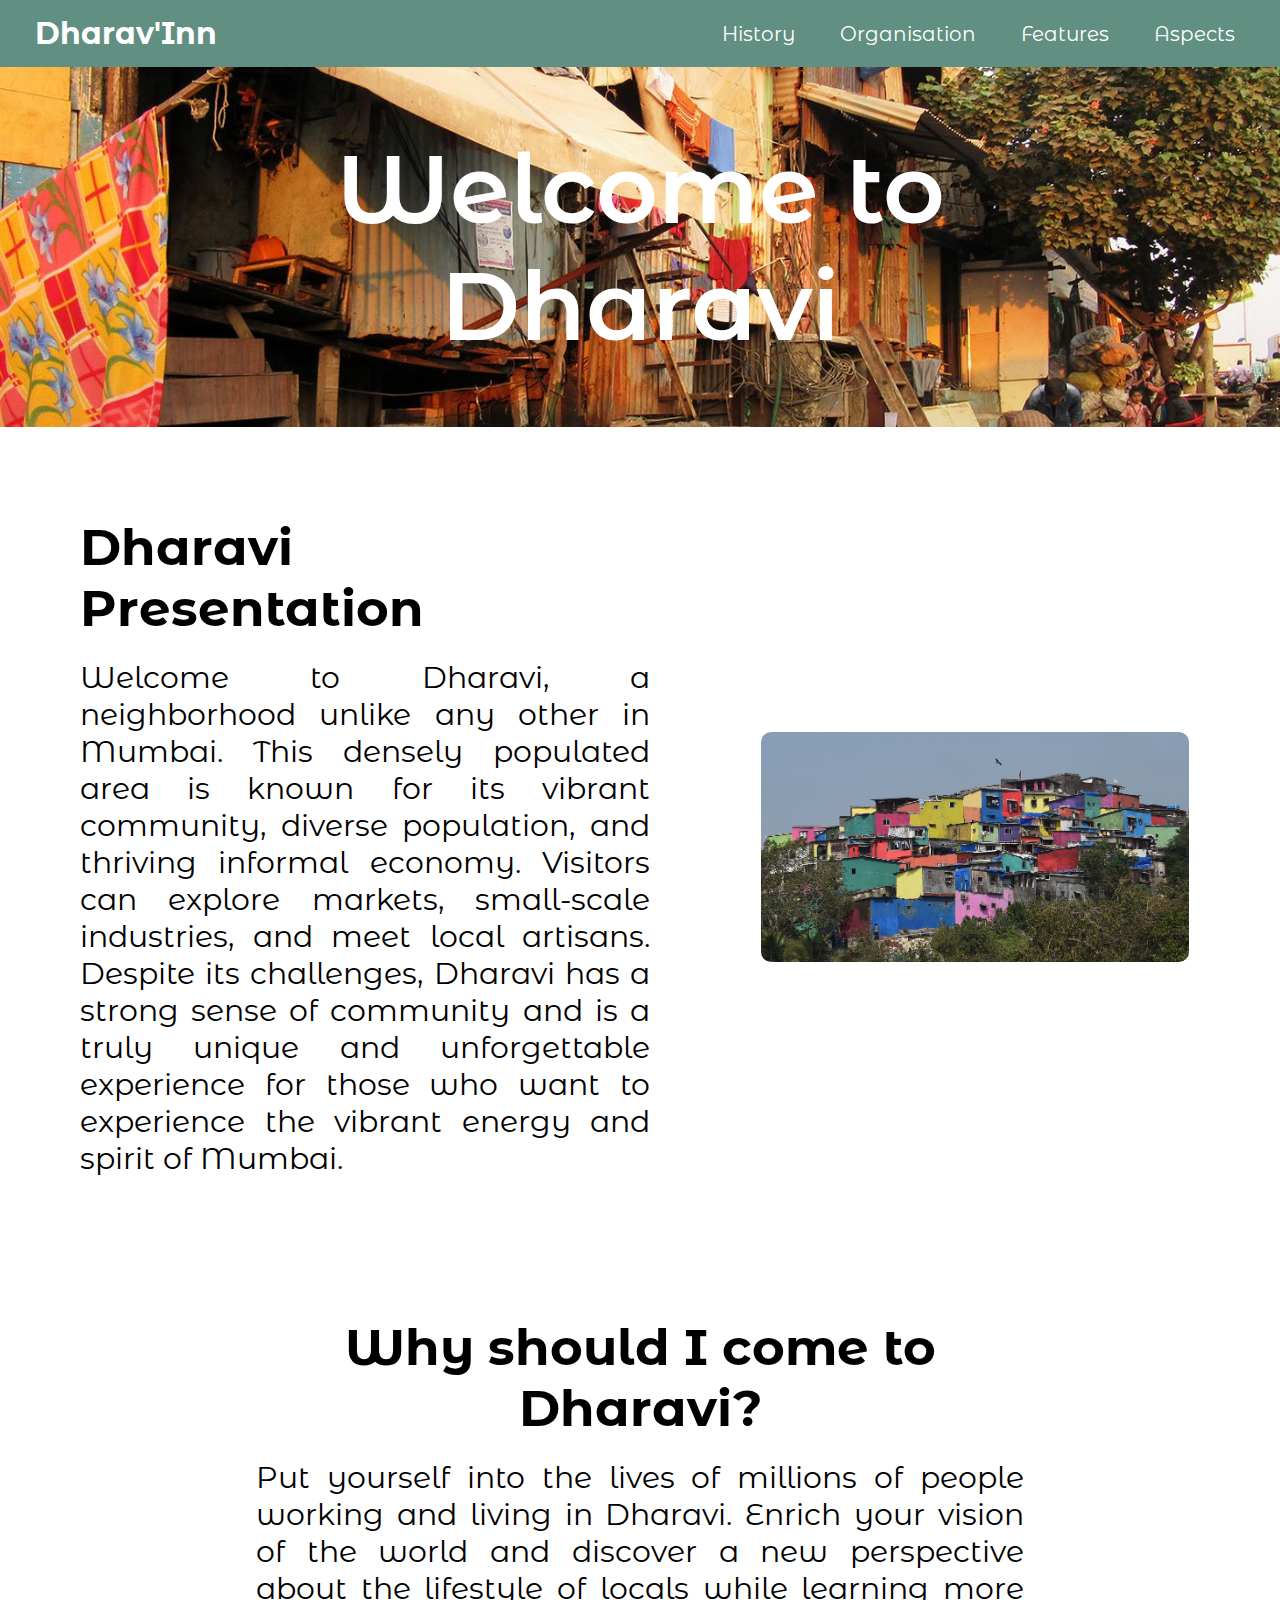
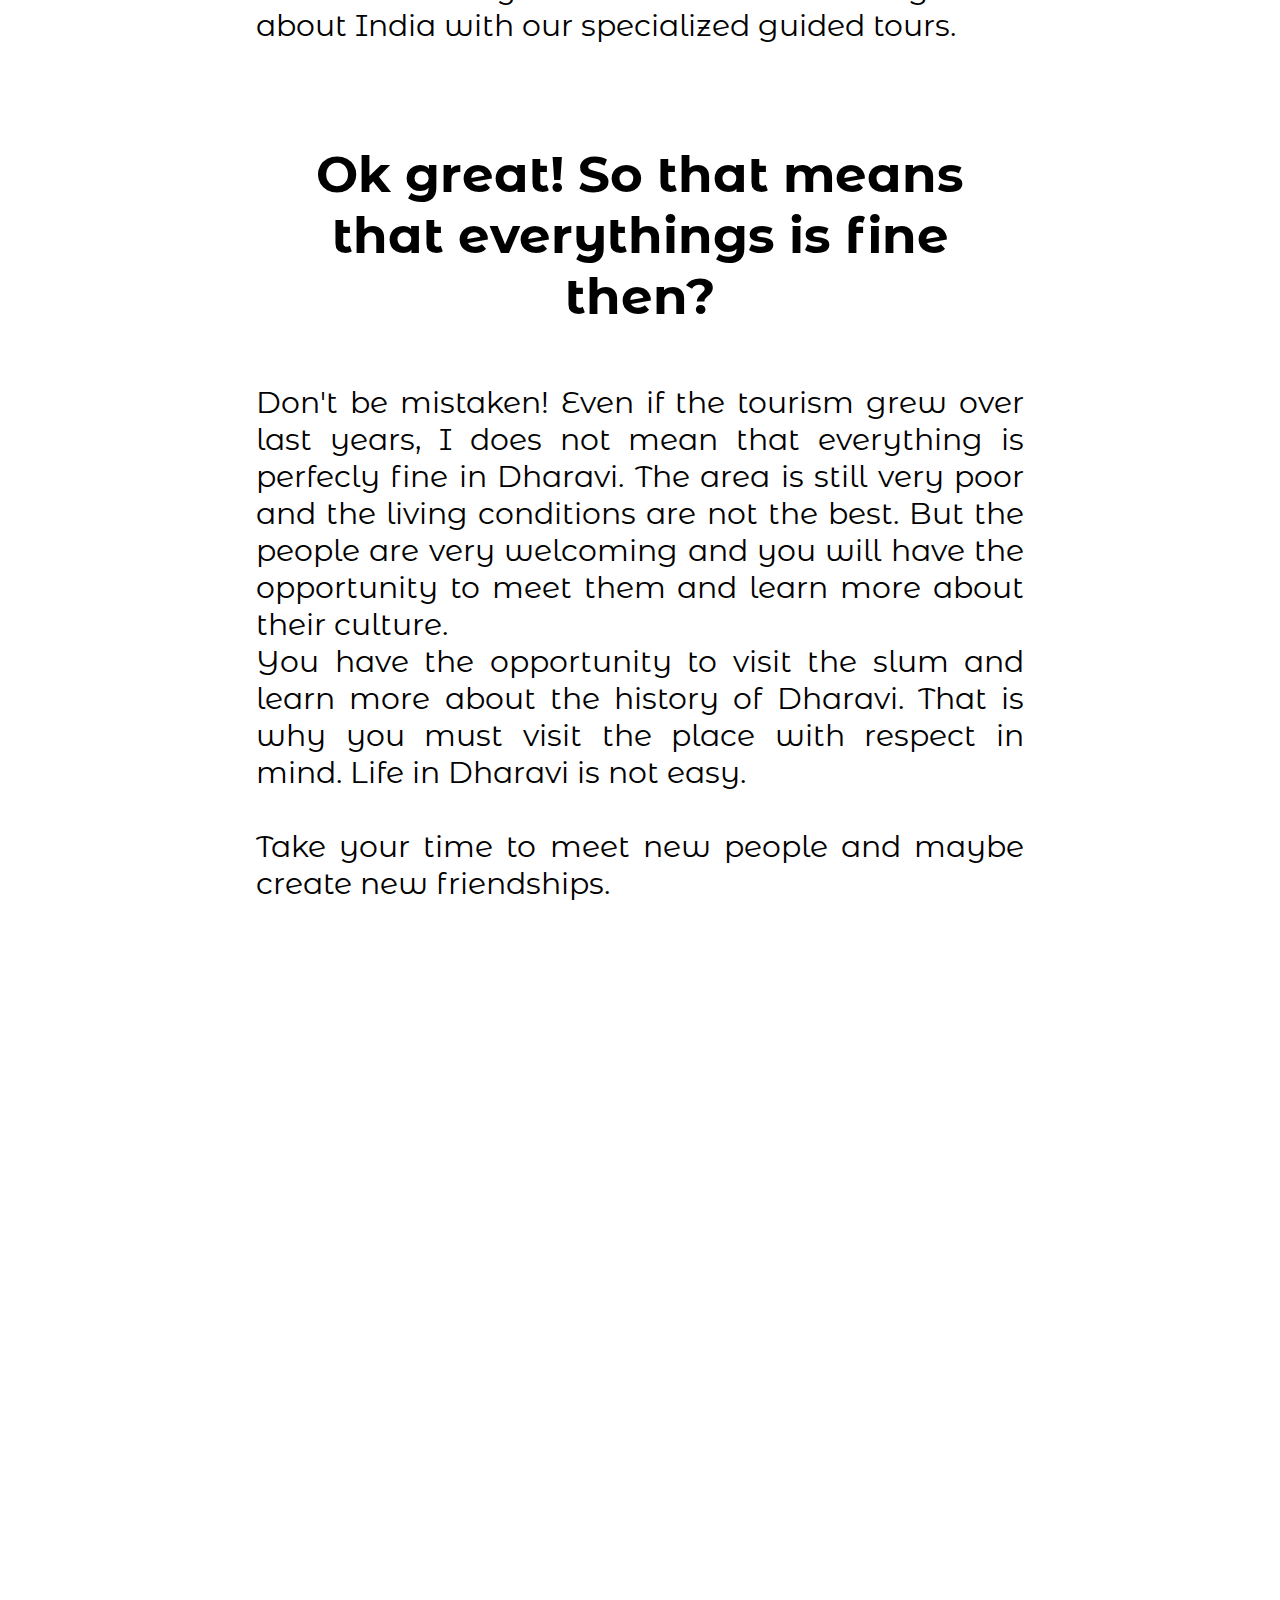
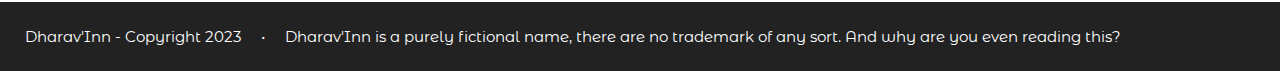
<file: index.html>
<!DOCTYPE html>
<html lang="en">
    <head>
        <meta charset="UTF-8">
        <meta http-equiv="X-UA-Compatible" content="IE=edge">
        <meta name="viewport" content="width=device-width, initial-scale=1.0">
        <link rel="stylesheet" href="general.css">
        <link rel="stylesheet" href="home.css">
        <title>Dharavi</title>
    </head>
    <body>
        <header>
            <h1><a href="index.html">Dharav'Inn</a></h1>
            <nav>
                <a href="history.html">History</a>
                <a href="organisation.html">Organisation</a>
                <a href="features.html">Features</a>
                <a href="aspects.html">Aspects</a>
            </nav>
        </header>
        <main>
            <div id="mainContent">
                <img src="images/main.jpg" alt="Dharavi" id="mainImg">
                <p id="welcomeTitle">Welcome to Dharavi</p>
            </div>
            <!-- <div id='mainView'>
                <img class="viewImg" src="images/colorful_dharavi.jpg" alt="ColorDharavi">
                <p>Lorem ipsum dolor sit amet consectetur adipisicing elit. Unde aliquam cum dolores. Dolores natus dicta voluptas reiciendis corrupti, eos fugiat laboriosam exercitationem quidem nesciunt quasi dolor molestiae reprehenderit provident illo.</p>
                <p>Lorem ipsum dolor sit amet consectetur adipisicing elit. Unde aliquam cum dolores. Dolores natus dicta voluptas reiciendis corrupti, eos fugiat laboriosam exercitationem quidem nesciunt quasi dolor molestiae reprehenderit provident illo.</p>
                <img class="viewImg" src="images/colorful_dharavi.jpg" alt="ColorDharavi">
                
            </div> -->
            <div class="presentationDiv">
                <div class="presentationText">
                  <h2>Dharavi Presentation</h2>
                  <p>Welcome to Dharavi, a neighborhood unlike any other in Mumbai. This densely populated area is known for its vibrant community, diverse population, and thriving informal economy. Visitors can explore markets, small-scale industries, and meet local artisans. Despite its challenges, Dharavi has a strong sense of community and is a truly unique and unforgettable experience for those who want to experience the vibrant energy and spirit of Mumbai.</p>
                </div>
                <div class="presentationImage">
                  <img src="images/colorful_dharavi.jpg" alt="Image">
                </div>
            </div>

            <div class="questionDiv">
                <div class="questionText">
                  <h2>Why should I come to Dharavi?</h2>
                  <p>Put yourself into the lives of millions of people working and living in Dharavi. Enrich your vision of the world and discover a new perspective about the lifestyle of locals while learning more about India with our specialized guided tours.</p>
                </div>
            </div>

            <div class="questionDiv">
                <div class="questionText">
                  <h2>Ok great! So that means that everythings is fine then?</h2>
                  <p style="white-space: pre-line;">
                    Don't be mistaken! Even if the tourism grew over last years, I does not mean that everything is perfecly fine in Dharavi. The area is still very poor and the living conditions are not the best. But the people are very welcoming and you will have the opportunity to meet them and learn more about their culture.
                    You have the opportunity to visit the slum and learn more about the history of Dharavi. That is why you must visit the place with respect in mind. Life in Dharavi is not easy.

                    Take your time to meet new people and maybe create new friendships.
                  </p>
                </div>
            </div>

            <div class="presentationVideoDiv">
                <div class="presentationVideo">
                  <iframe width="100%" height="500" src="https://www.youtube.com/embed/PBMDGcYWPvU" title="Inside the Dharavi slums of Mumbai" frameborder="0" allow="accelerometer; autoplay; clipboard-write; encrypted-media; gyroscope; picture-in-picture; web-share" allowfullscreen></iframe>
                </div>
            </div>

            <!-- <div id="presentationDiv">
                Welcome to Dharavi, a neighborhood unlike any other in Mumbai. This densely populated area is known for its vibrant community, diverse population, and thriving informal economy. Visitors can explore markets, small-scale industries, and meet local artisans. Despite its challenges, Dharavi has a strong sense of community and is a truly unique and unforgettable experience for those who want to experience the vibrant energy and spirit of Mumbai.
            </div> -->

        </main>
        <footer>
            <p>Dharav'Inn - Copyright 2023     •     Dharav'Inn is a purely fictional name, there are no trademark of any sort. And why are you even reading this?</p>
        </footer>
    </body>
</html>
</file>
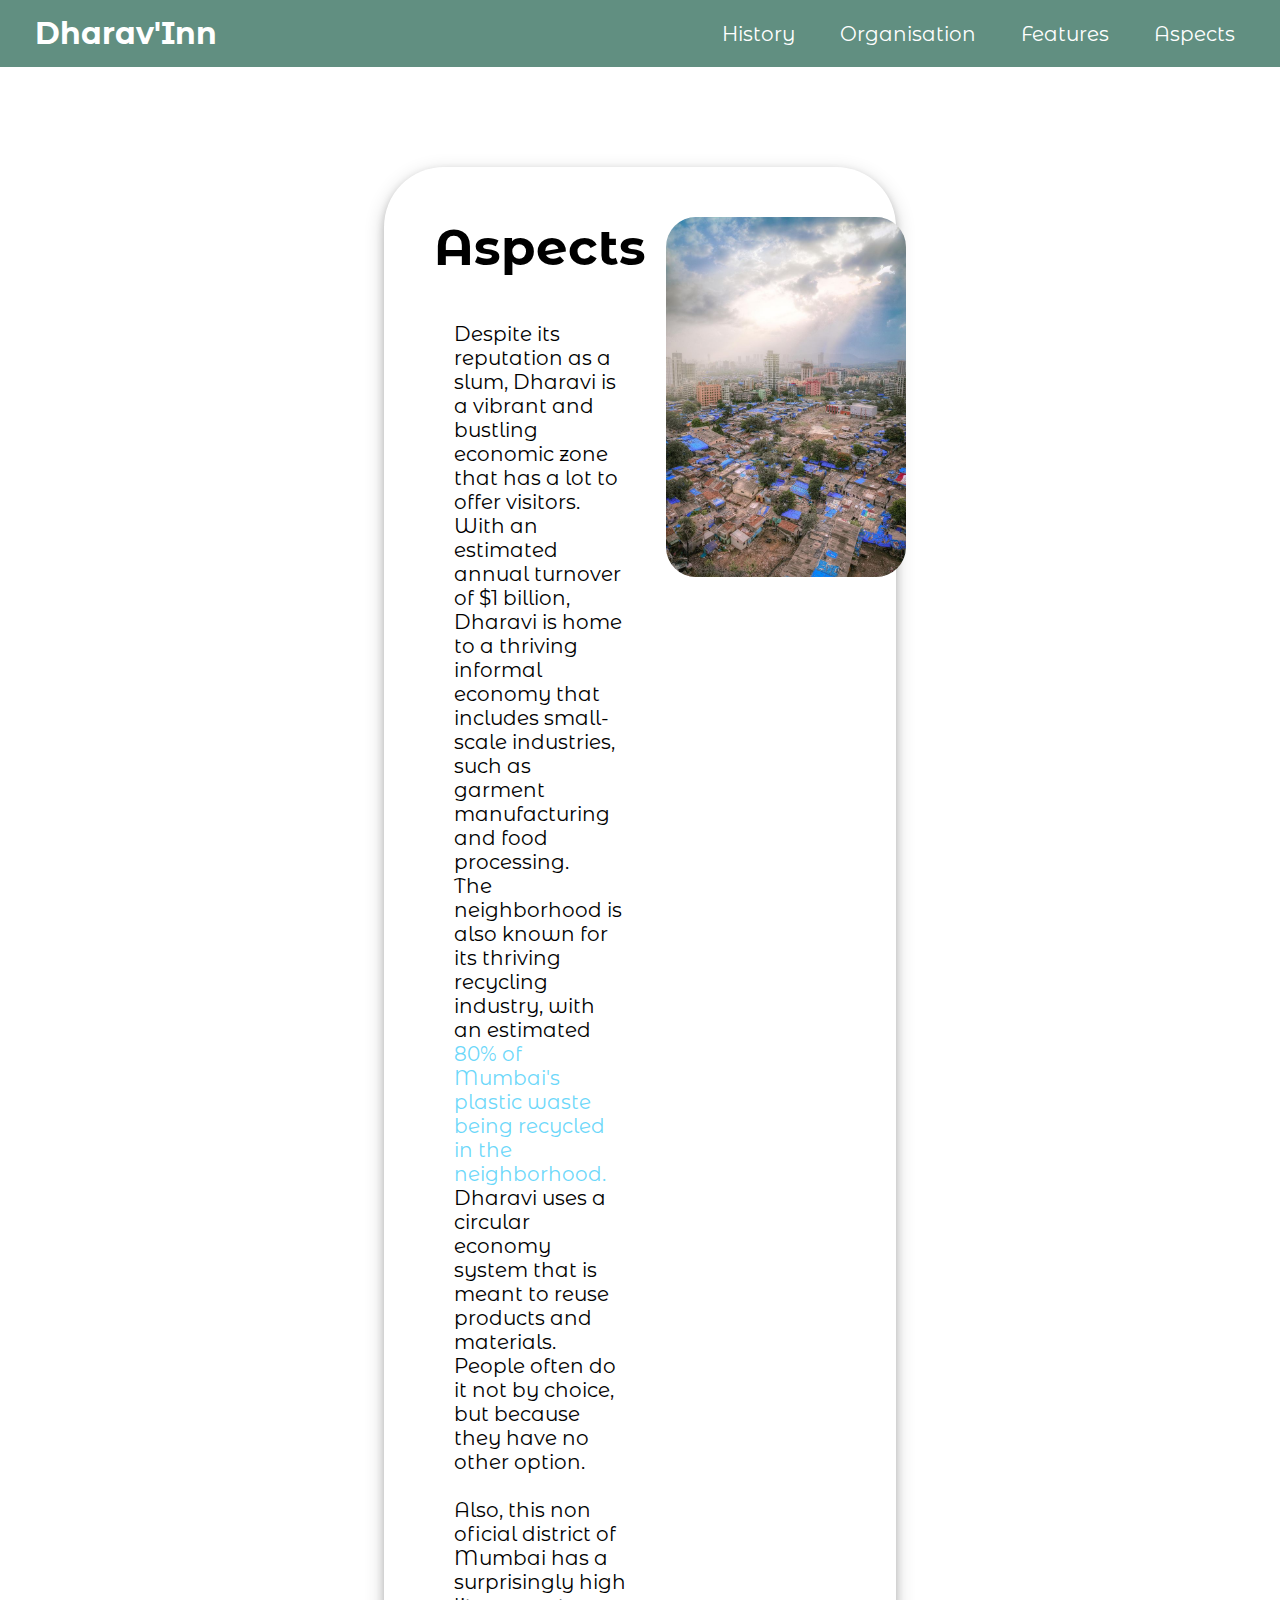
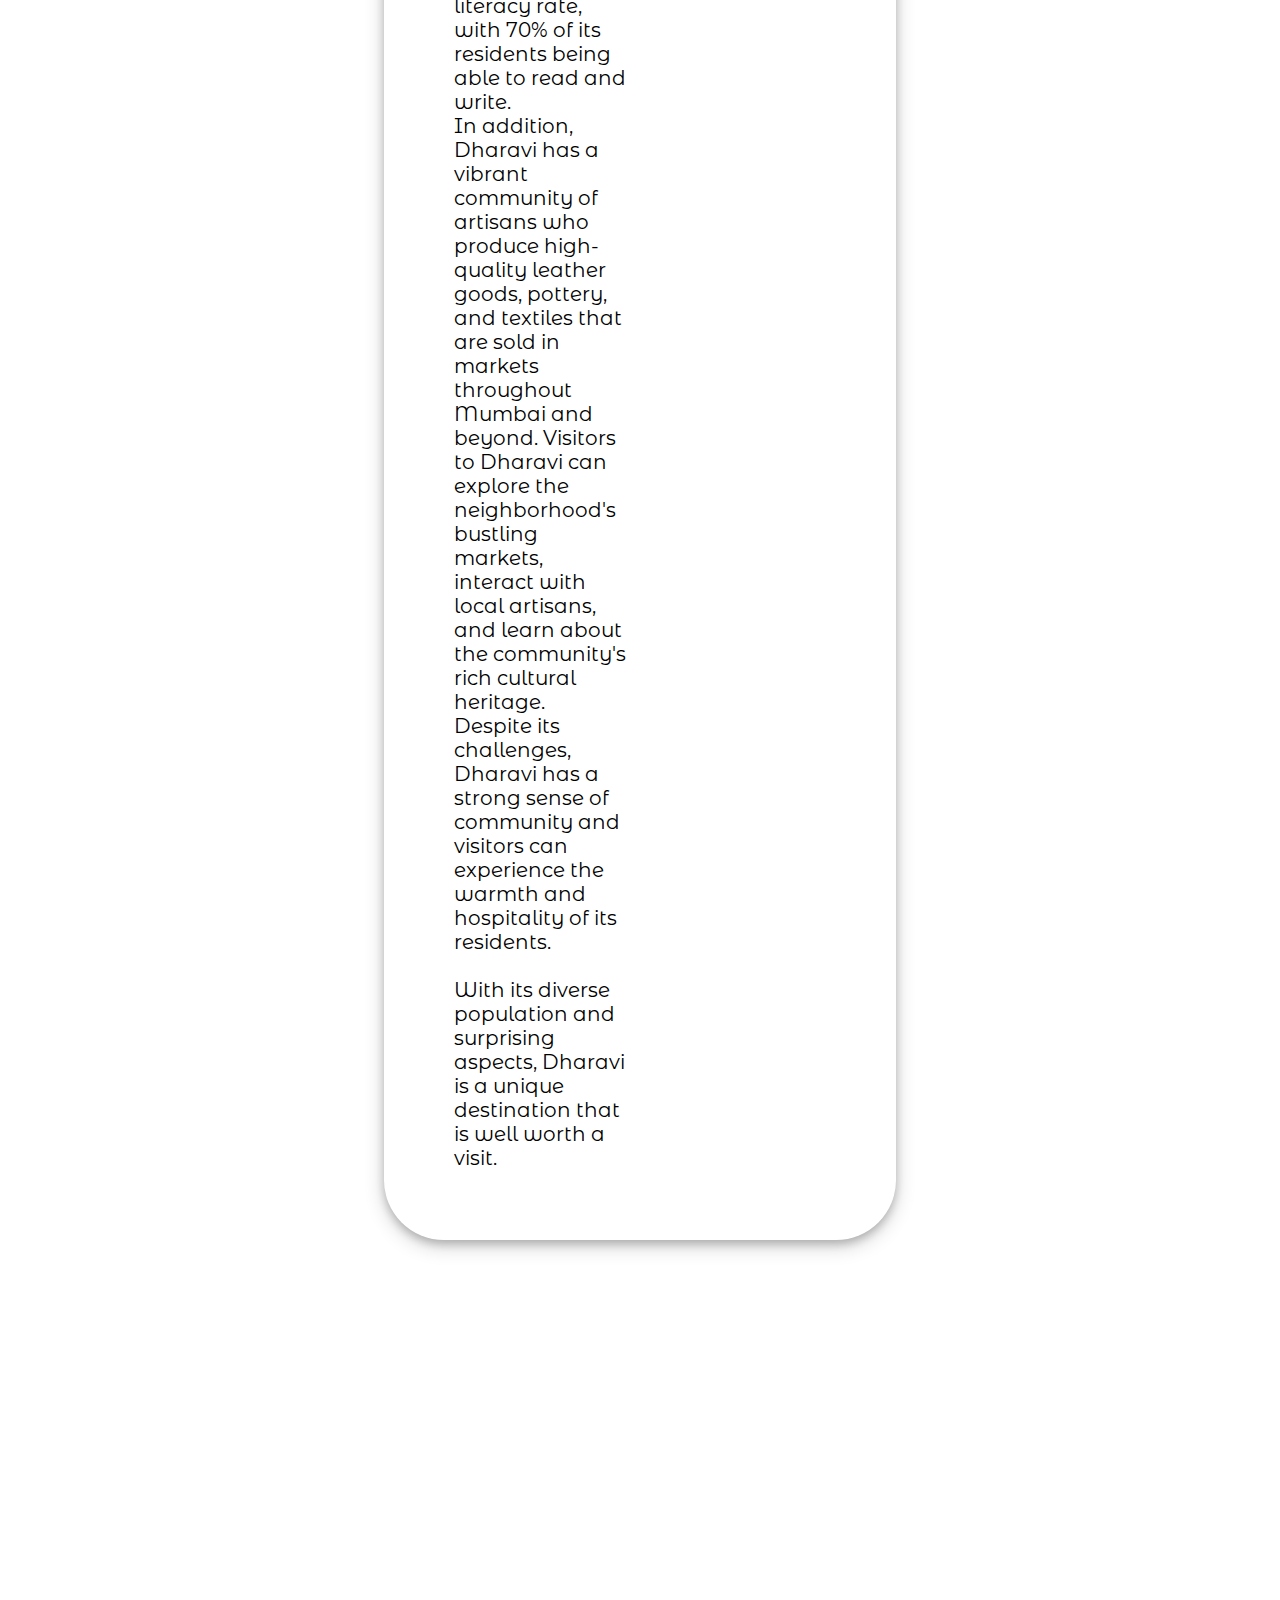
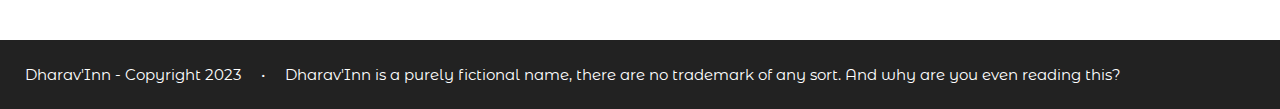
<file: aspects.html>
<!DOCTYPE html>
<html lang="en">
<head>
    <meta charset="UTF-8">
    <meta http-equiv="X-UA-Compatible" content="IE=edge">
    <meta name="viewport" content="width=device-width, initial-scale=1.0">
    <link rel="stylesheet" href="general.css">
    <link rel="stylesheet" href="aspects.css">
    <title>Aspects</title>
</head>
<body>
    <header>
        <h1><a href="index.html">Dharav'Inn</a></h1>
        <nav>
            <a href="history.html">History</a>
            <a href="organisation.html">Organisation</a>
            <a href="features.html">Features</a>
            <a href="aspects.html">Aspects</a>
        </nav>
    </header>

    <main>
        <div class="rect">
            <span class="left">
                <h2>Aspects</h2>
                <p class="content">
                    Despite its reputation as a slum, Dharavi is a vibrant and bustling economic zone that has a lot to offer visitors. With an estimated annual turnover of $1 billion, Dharavi is home to a thriving informal economy that includes small-scale industries, such as garment manufacturing and food processing.
                    The neighborhood is also known for its thriving recycling industry, with an estimated <a style="color: rgba(28, 196, 247, 0.671); font-size: 20px;" href="https://www.greenisthenewblack.com/dharavi-asias-largest-slum-indias-recycling-circular-economy-goldmine/">80% of Mumbai's plastic waste being recycled in the neighborhood.</a> Dharavi uses a circular economy system that is meant to reuse products and materials.
                    People often do it not by choice, but because they have no other option.
                    
                    Also, this non oficial district of Mumbai has a surprisingly high literacy rate, with 70% of its residents being able to read and write.
                    In addition, Dharavi has a vibrant community of artisans who produce high-quality leather goods, pottery, and textiles that are sold in markets throughout Mumbai and beyond. Visitors to Dharavi can explore the neighborhood's bustling markets, interact with local artisans, and learn about the community's rich cultural heritage. Despite its challenges, Dharavi has a strong sense of community and visitors can experience the warmth and hospitality of its residents.
                    
                    With its diverse population and surprising aspects, Dharavi is a unique destination that is well worth a visit.
                </p>
            </span>
            <span class="right">
                <img src="images/aspects.jpg" alt="features" class="img">
            </span>
        </div>
    </main>

    <footer>
        <p>Dharav'Inn - Copyright 2023     •     Dharav'Inn is a purely fictional name, there are no trademark of any sort. And why are you even reading this?</p>
    </footer>
</body>
</html>
</file>
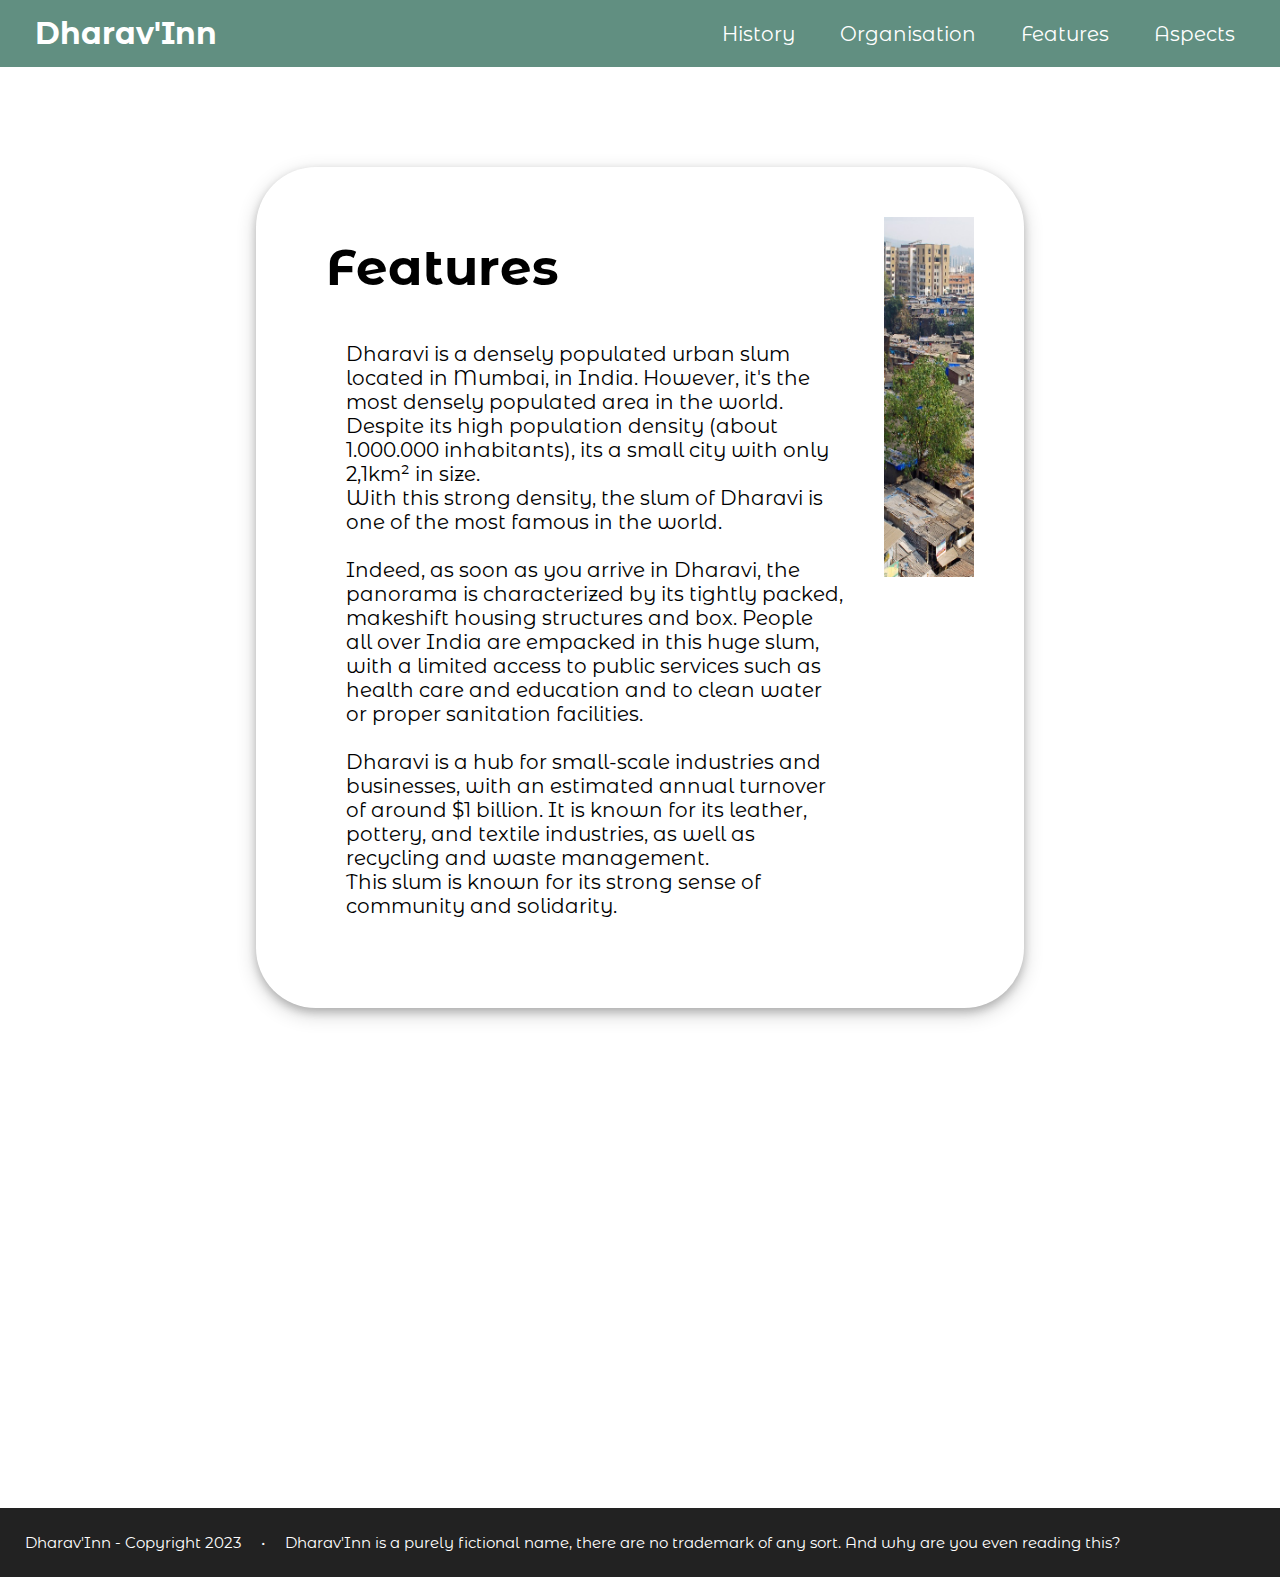
<file: features.html>
<!DOCTYPE html>
<html lang="en">
<head>
    <meta charset="UTF-8">
    <meta http-equiv="X-UA-Compatible" content="IE=edge">
    <meta name="viewport" content="width=device-width, initial-scale=1.0">
    <link rel="stylesheet" href="general.css">
    <link rel="stylesheet" href="feature.css">
    <title>Features</title>
</head>
<body>
    <header>
        <h1><a href="index.html">Dharav'Inn</a></h1>
        <nav>
            <a href="history.html">History</a>
            <a href="organisation.html">Organisation</a>
            <a href="features.html">Features</a>
            <a href="aspects.html">Aspects</a>
        </nav>
    </header>

    <main>
        <div class="rect">
            <span class="left">
                <h2>Features</h2>
                <p class="content">
                    Dharavi is a densely populated urban slum located in Mumbai, in India. However, it's the most densely populated area in the world. Despite its high population density (about 1.000.000 inhabitants), its a small city with only 2,1km² in size.
                    With this strong density, the slum of Dharavi is one of the most famous in the world.
                    
                    Indeed, as soon as you arrive in Dharavi, the panorama is characterized by its tightly packed, makeshift housing structures and box. People all over India are empacked in this huge slum, with a limited access to public services such as health care and education and to clean water or proper sanitation facilities.
                    
                    Dharavi is a hub for small-scale industries and businesses, with an estimated annual turnover of around $1 billion. It is known for its leather, pottery, and textile industries, as well as recycling and waste management.
                    This slum is known for its strong sense of community and solidarity.
                </p>
            </span>
            <span class="right">
                <img src="images/features.jpg" alt="features" class="img">
            </span>
        </div>
    </main>

    <footer>
        <p>Dharav'Inn - Copyright 2023     •     Dharav'Inn is a purely fictional name, there are no trademark of any sort. And why are you even reading this?</p>
    </footer>
</body>
</html>
</file>
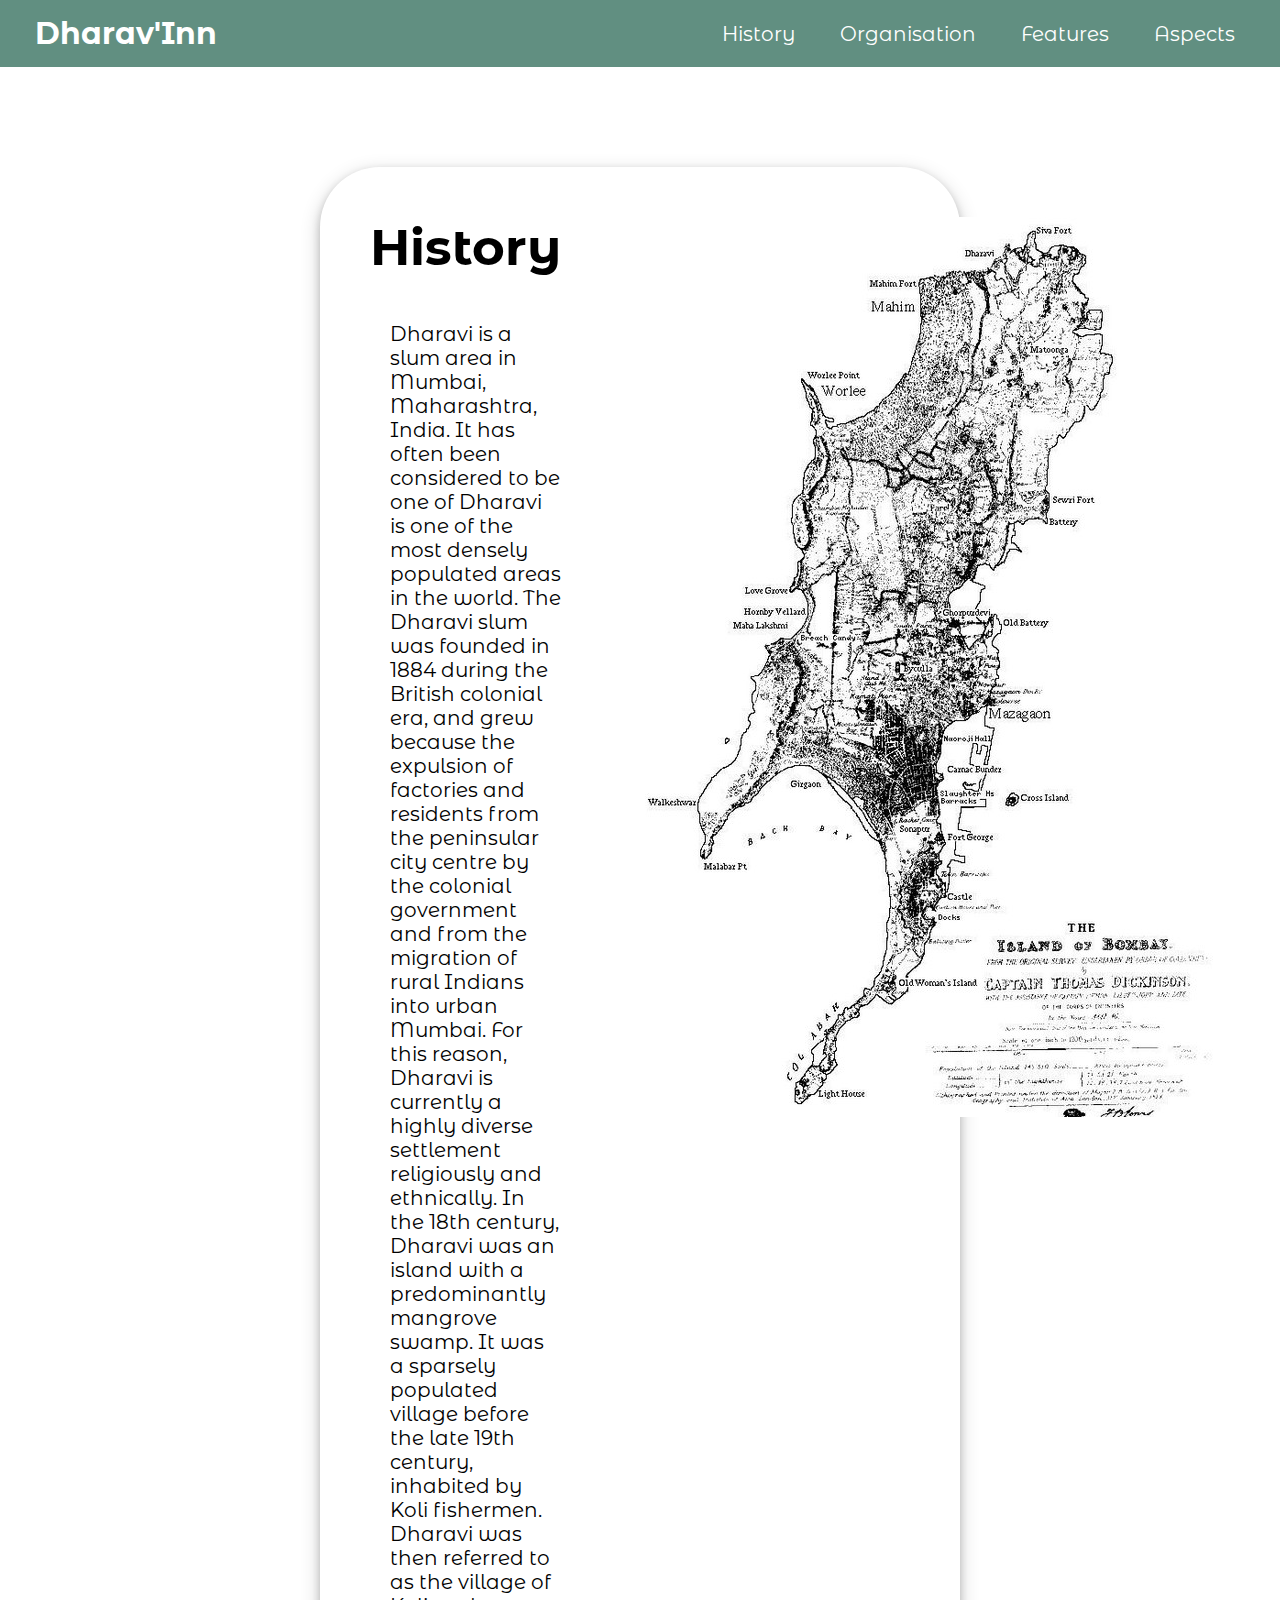
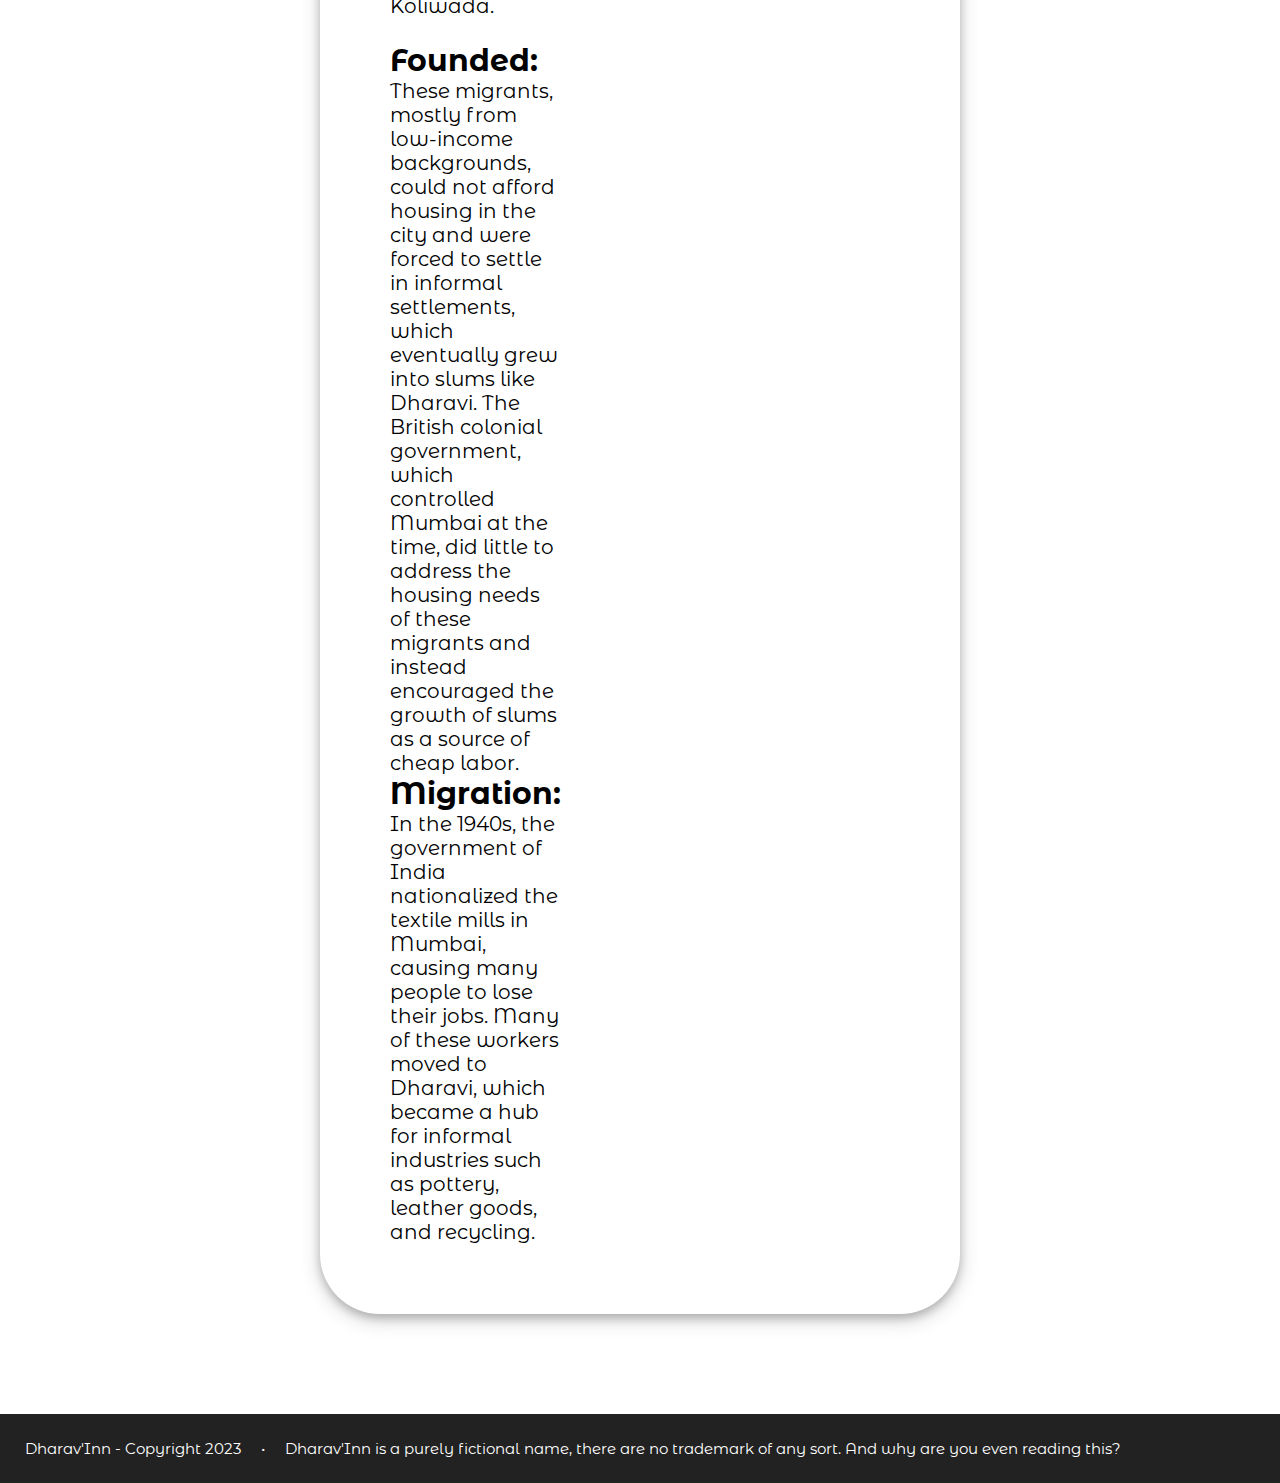
<file: history.html>
<!DOCTYPE html>
<html lang="en">
<head>
    <meta charset="UTF-8">
    <meta http-equiv="X-UA-Compatible" content="IE=edge">
    <meta name="viewport" content="width=device-width, initial-scale=1.0">
    <link rel="stylesheet" href="general.css">
    <title>History</title>
</head>
<body>
    <header>
        <h1><a href="index.html">Dharav'Inn</a></h1>
        <nav>
            <a href="history.html">History</a>
            <a href="organisation.html">Organisation</a>
            <a href="features.html">Features</a>
            <a href="aspects.html">Aspects</a>
        </nav>
    </header>

    <main>
        <div class="rect">
            <span class="left">
                <h2>History</h2>
                <p class="content">
                    Dharavi is a slum area in Mumbai, Maharashtra, India. It has often been considered to be one of Dharavi is one of the most densely populated areas in the world. The Dharavi slum was founded in 1884 during the British colonial era, and grew because the expulsion of factories and residents from the peninsular city centre by the colonial government and from the migration of rural Indians into urban Mumbai. For this reason, Dharavi is currently a highly diverse settlement religiously and ethnically. In the 18th century, Dharavi was an island with a predominantly mangrove swamp. It was a sparsely populated village before the late 19th century, inhabited by Koli fishermen. Dharavi was then referred to as the village of Koliwada.

<b>Founded:</b> These migrants, mostly from low-income backgrounds, could not afford housing in the city and were forced to settle in informal settlements, which eventually grew into slums like Dharavi. The British colonial government, which controlled Mumbai at the time, did little to address the housing needs of these migrants and instead encouraged the growth of slums as a source of cheap labor.
<b>Migration:</b> In the 1940s, the government of India nationalized the textile mills in Mumbai, causing many people to lose their jobs. Many of these workers moved to Dharavi, which became a hub for informal industries such as pottery, leather goods, and recycling.    
                </p>
            </span>
            <span class="right">
                <img src="images/history.jpg" alt="Organisation">
            </span>
        </div>
    </main>

    <footer>
        <p>Dharav'Inn - Copyright 2023     •     Dharav'Inn is a purely fictional name, there are no trademark of any sort. And why are you even reading this?</p>
    </footer>
</body>
</html>
</file>
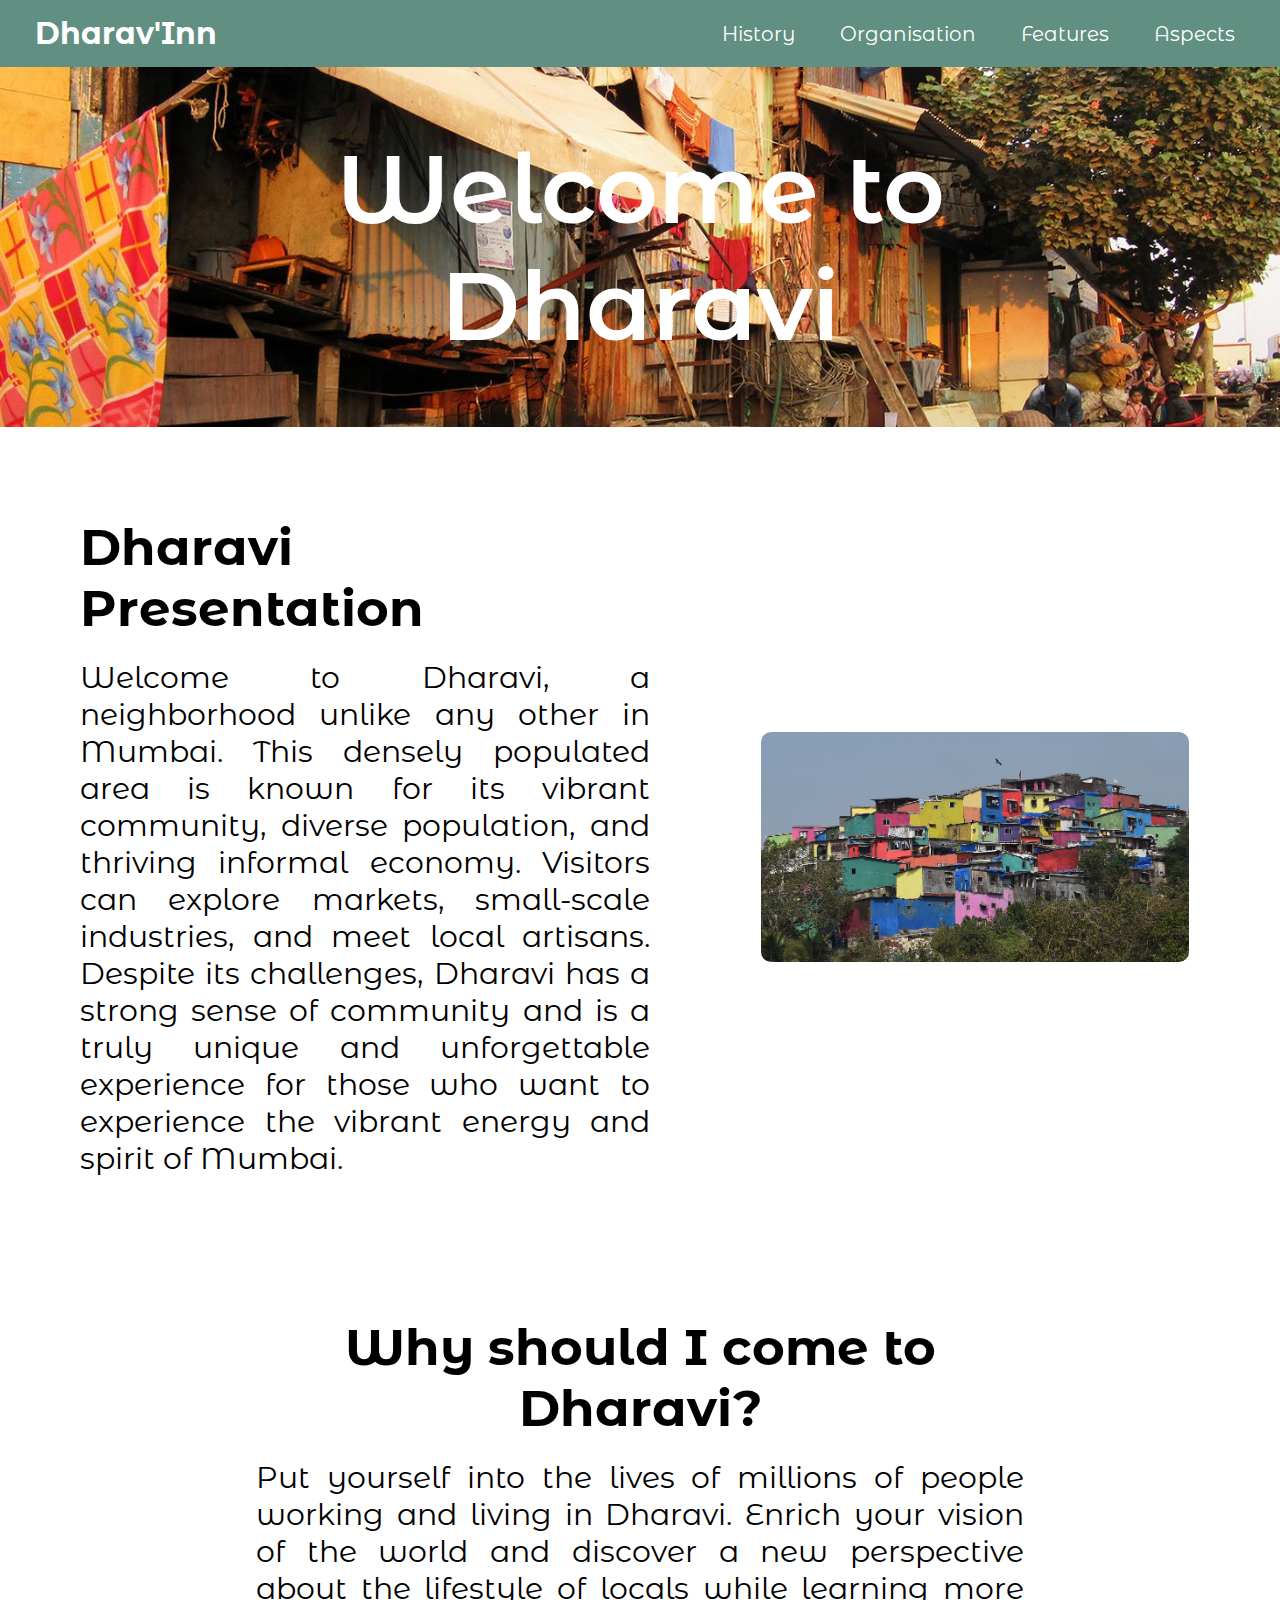
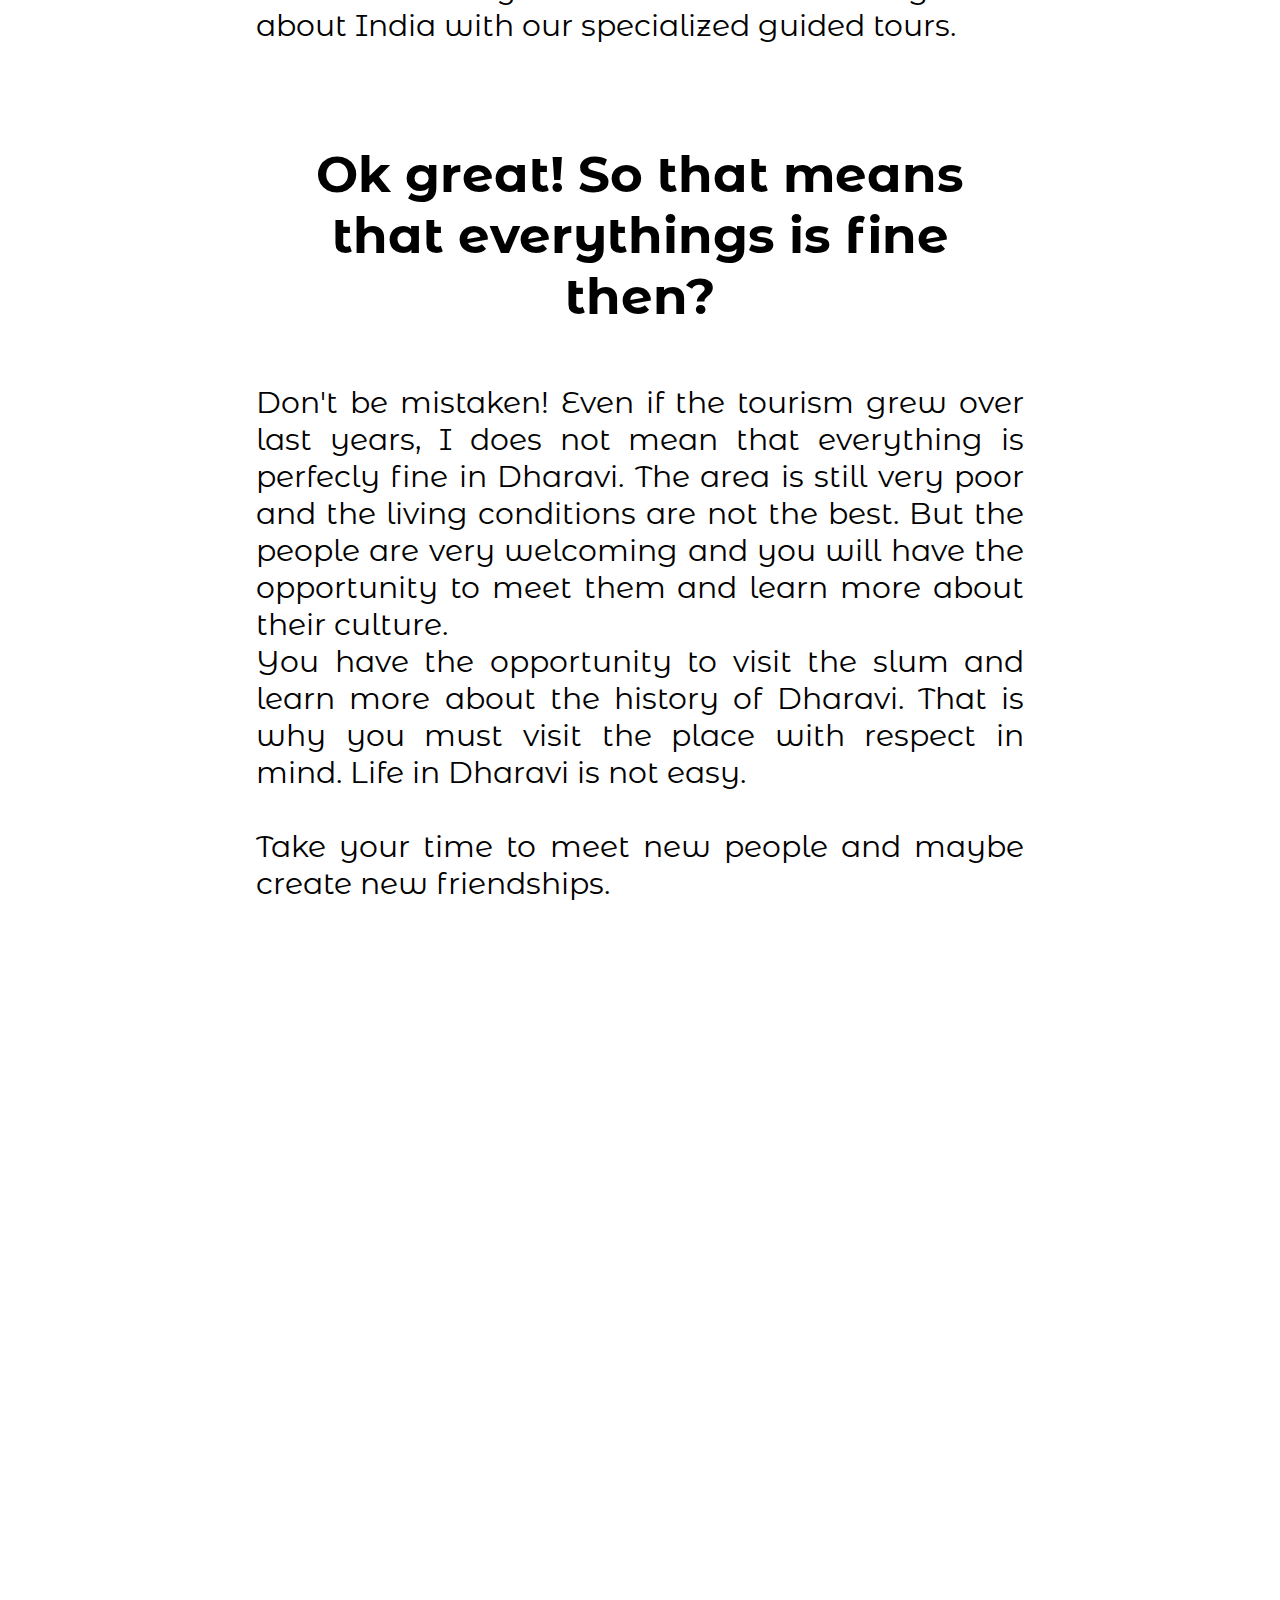
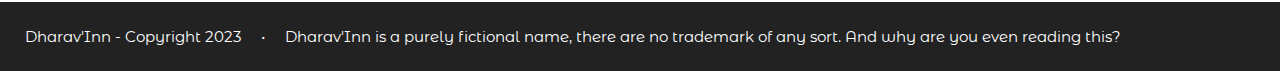
<file: home.html>
<!DOCTYPE html>
<html lang="en">
    <head>
        <meta charset="UTF-8">
        <meta http-equiv="X-UA-Compatible" content="IE=edge">
        <meta name="viewport" content="width=device-width, initial-scale=1.0">
        <link rel="stylesheet" href="general.css">
        <link rel="stylesheet" href="home.css">
        <title>Dharavi</title>
    </head>
    <body>
        <header>
            <h1><a href="home.html">Dharav'Inn</a></h1>
            <nav>
                <a href="history.html">History</a>
                <a href="organisation.html">Organisation</a>
                <a href="features.html">Features</a>
                <a href="aspects.html">Aspects</a>
            </nav>
        </header>
        <main>
            <div id="mainContent">
                <img src="images/main.jpg" alt="Dharavi" id="mainImg">
                <p id="welcomeTitle">Welcome to Dharavi</p>
            </div>
            <!-- <div id='mainView'>
                <img class="viewImg" src="images/colorful_dharavi.jpg" alt="ColorDharavi">
                <p>Lorem ipsum dolor sit amet consectetur adipisicing elit. Unde aliquam cum dolores. Dolores natus dicta voluptas reiciendis corrupti, eos fugiat laboriosam exercitationem quidem nesciunt quasi dolor molestiae reprehenderit provident illo.</p>
                <p>Lorem ipsum dolor sit amet consectetur adipisicing elit. Unde aliquam cum dolores. Dolores natus dicta voluptas reiciendis corrupti, eos fugiat laboriosam exercitationem quidem nesciunt quasi dolor molestiae reprehenderit provident illo.</p>
                <img class="viewImg" src="images/colorful_dharavi.jpg" alt="ColorDharavi">
                
            </div> -->
            <div class="presentationDiv">
                <div class="presentationText">
                  <h2>Dharavi Presentation</h2>
                  <p>Welcome to Dharavi, a neighborhood unlike any other in Mumbai. This densely populated area is known for its vibrant community, diverse population, and thriving informal economy. Visitors can explore markets, small-scale industries, and meet local artisans. Despite its challenges, Dharavi has a strong sense of community and is a truly unique and unforgettable experience for those who want to experience the vibrant energy and spirit of Mumbai.</p>
                </div>
                <div class="presentationImage">
                  <img src="images/colorful_dharavi.jpg" alt="Image">
                </div>
            </div>

            <div class="questionDiv">
                <div class="questionText">
                  <h2>Why should I come to Dharavi?</h2>
                  <p>Put yourself into the lives of millions of people working and living in Dharavi. Enrich your vision of the world and discover a new perspective about the lifestyle of locals while learning more about India with our specialized guided tours.</p>
                </div>
            </div>

            <div class="questionDiv">
                <div class="questionText">
                  <h2>Ok great! So that means that everythings is fine then?</h2>
                  <p style="white-space: pre-line;">
                    Don't be mistaken! Even if the tourism grew over last years, I does not mean that everything is perfecly fine in Dharavi. The area is still very poor and the living conditions are not the best. But the people are very welcoming and you will have the opportunity to meet them and learn more about their culture.
                    You have the opportunity to visit the slum and learn more about the history of Dharavi. That is why you must visit the place with respect in mind. Life in Dharavi is not easy.

                    Take your time to meet new people and maybe create new friendships.
                  </p>
                </div>
            </div>

            <div class="presentationVideoDiv">
                <div class="presentationVideo">
                  <iframe width="100%" height="500" src="https://www.youtube.com/embed/PBMDGcYWPvU" title="Inside the Dharavi slums of Mumbai" frameborder="0" allow="accelerometer; autoplay; clipboard-write; encrypted-media; gyroscope; picture-in-picture; web-share" allowfullscreen></iframe>
                </div>
            </div>

            <!-- <div id="presentationDiv">
                Welcome to Dharavi, a neighborhood unlike any other in Mumbai. This densely populated area is known for its vibrant community, diverse population, and thriving informal economy. Visitors can explore markets, small-scale industries, and meet local artisans. Despite its challenges, Dharavi has a strong sense of community and is a truly unique and unforgettable experience for those who want to experience the vibrant energy and spirit of Mumbai.
            </div> -->

        </main>
        <footer>
            <p>Dharav'Inn - Copyright 2023     •     Dharav'Inn is a purely fictional name, there are no trademark of any sort. And why are you even reading this?</p>
        </footer>
    </body>
</html>
</file>
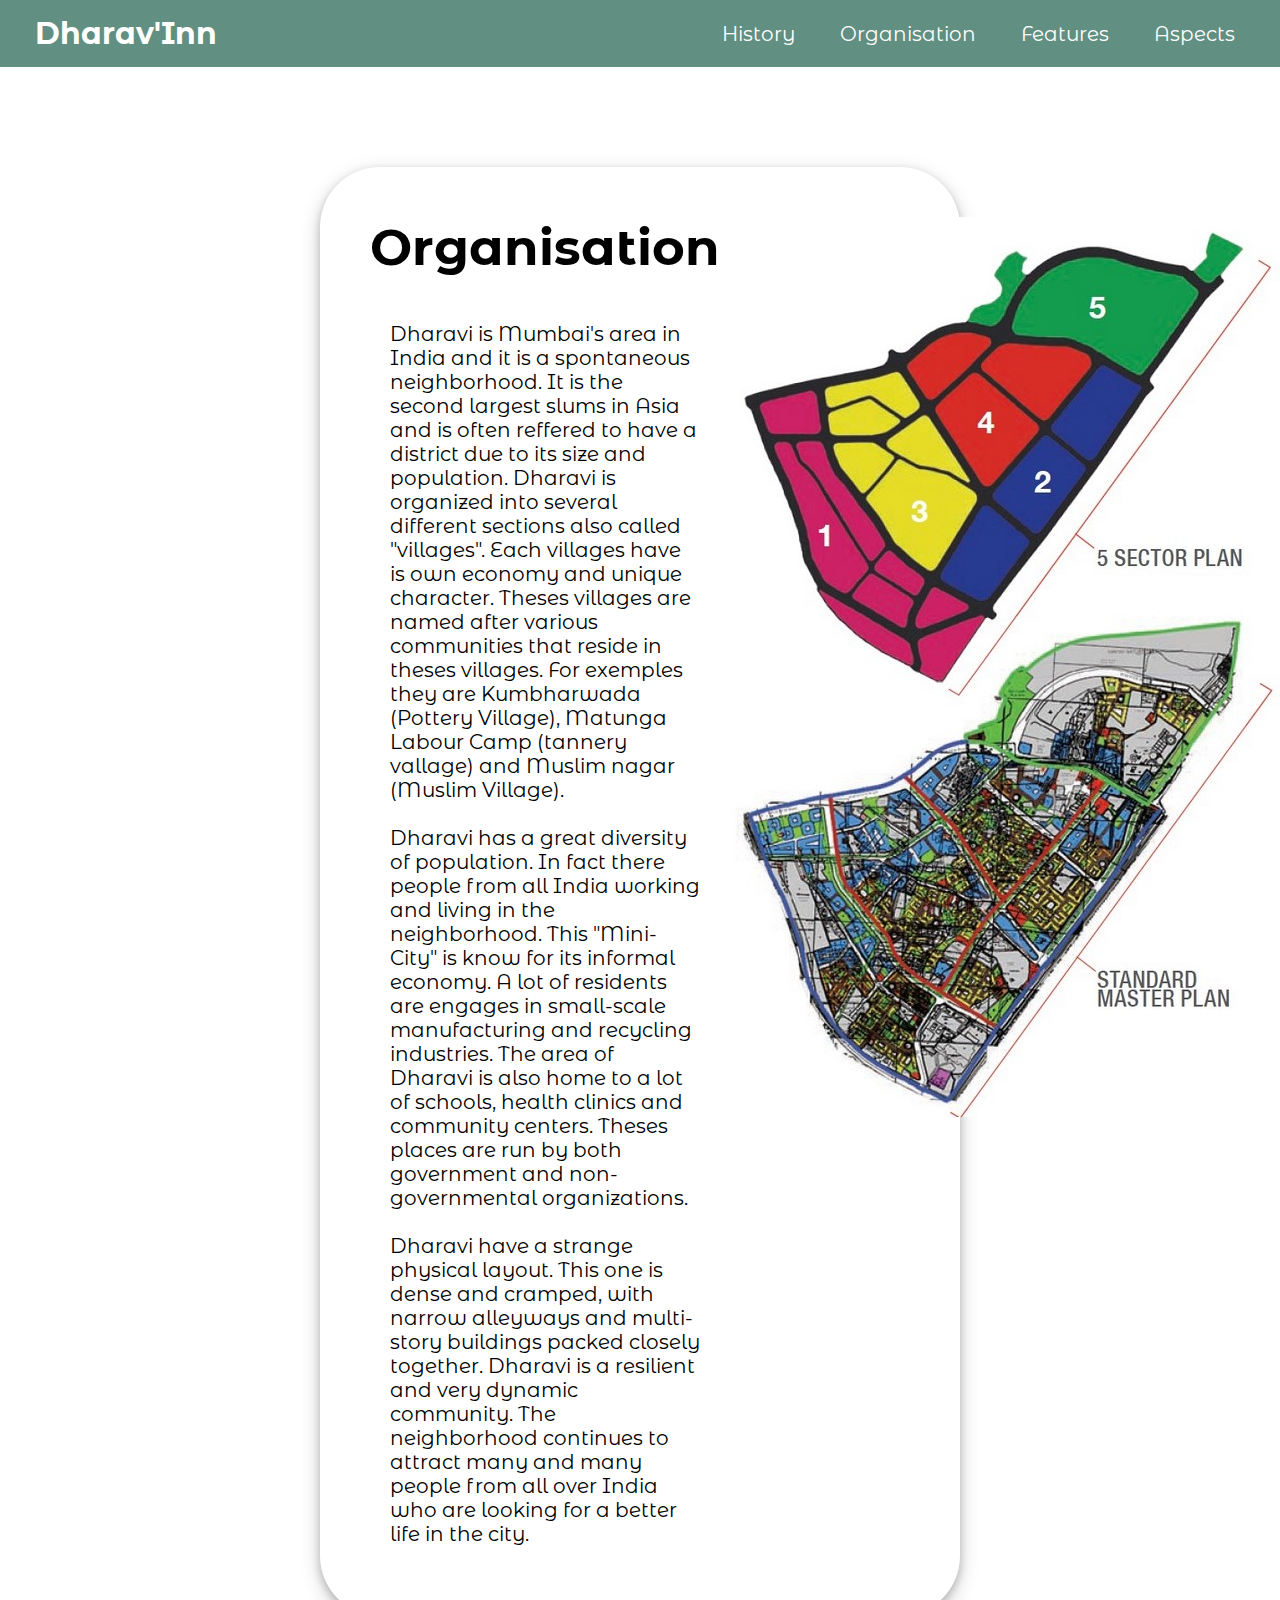
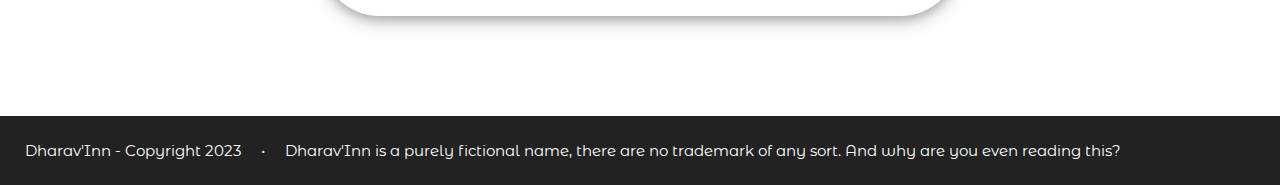
<file: organisation.html>
<!DOCTYPE html>
<html lang="en">
<head>
    <meta charset="UTF-8">
    <meta http-equiv="X-UA-Compatible" content="IE=edge">
    <meta name="viewport" content="width=device-width, initial-scale=1.0">
    <link rel="stylesheet" href="general.css">
    <title>Organisation</title>
</head>
<body>
    <header>
        <h1><a href="index.html">Dharav'Inn</a></h1>
        <nav>
            <a href="history.html">History</a>
            <a href="organisation.html">Organisation</a>
            <a href="features.html">Features</a>
            <a href="aspects.html">Aspects</a>
        </nav>
    </header>

    <main>
        <div class="rect">
            <span class="left">
                <h2>Organisation</h2>
                <p class="content">
                    Dharavi is Mumbai's area in India and it is a spontaneous neighborhood. It is the second largest slums in Asia and is often reffered to have a district due to its size and population. Dharavi is organized into several different sections also called "villages". Each villages have is own economy and unique character. Theses villages are named after various communities that reside in theses villages. For exemples they are Kumbharwada (Pottery Village), Matunga Labour Camp (tannery vallage) and Muslim nagar (Muslim Village).

                    Dharavi has a great diversity of population. In fact there people from all India working and living in the neighborhood. This "Mini-City" is know for its informal economy. A lot of residents are engages in small-scale manufacturing and recycling industries. The area of Dharavi is also home to a lot of schools, health clinics and community centers. Theses places are run by both government and non-governmental organizations.
                    
                    Dharavi have a strange physical layout. This one is dense and cramped, with narrow alleyways and multi-story buildings packed closely together. Dharavi is a resilient and very dynamic community. The neighborhood continues to attract many and many people from all over India who are looking for a better life in the city.
                </p>
            </span>
            <span class="right">
                <img src="images/organisation.png" alt="Organisation">
            </span>
        </div>
    </main>

    <footer>
        <p>Dharav'Inn - Copyright 2023     •     Dharav'Inn is a purely fictional name, there are no trademark of any sort. And why are you even reading this?</p>
    </footer>
</body>
</html>
</file>
<file: general.css>
@import url('https://fonts.googleapis.com/css2?family=Montserrat+Alternates:wght@400;600;800&display=swap');

* {
    font-family: 'Montserrat Alternates', sans-serif;
    text-decoration: none;
    font-size: 30px;
    
    margin: 0;
}

/* Remove the blue color of a link and of a visited link*/
a:link, a:visited {
    color: white;
}

body {
    margin: 0;
}

header {
    padding: 15px;
    vertical-align: middle;
    background-color: #618F81;
    color: white;
    top: 0;
    width: 100;
    display: grid;
    grid-template-columns: auto auto;
    grid-template-rows: auto;
    align-items: center;
}

h1 {
    margin-left: 20px;
}

h2 {
    font-size: 50px;
    margin-bottom: 20px;
}

header nav {
    text-align: end;
    margin-right: 20px;
    font-weight: 400;
    font-size: 20px;
}

header nav a {
    text-align: end;
    margin-left: 20px;
    font-weight: 400;
    font-size: 20px;
    padding: 0 10px;
}

header nav a:hover {
    color: #F2F2F2;
}

footer {
    font-size: 20px;
    padding: 5px;
    vertical-align: middle;
    background-color: #222222;
    color: white;
    bottom: 0;
    width: 100;
}

footer p {
    margin: 20px;
    font-weight: 400;
    font-size: 15px;
    white-space: break-spaces;
}



.rect {
    display: flex;
    background-color: linear-gradient(103.17deg, #C1D9C4 22.78%, #A9CAAC 99.76%);
    padding: 50px;
    margin: 100px 25%;
    border-radius: 60px;
    box-shadow: 0 4px 8px 0 rgba(0, 0, 0, 0.2), 0 6px 20px 0 rgba(0, 0, 0, 0.19);
}

.rect p.content {
    font-size: 20px;
    font-weight: 400;
    margin: 20px;
    white-space: pre-line;
}

/* .rect img {
    width: 1000%;
    height: 100%;
    object-fit: cover;
    border-radius: 60px;
}
 */
</file>
<file: home.css>
#mainContent {
    text-align: center;
    position: relative;
    flex-direction: column;
    align-items: center;
    justify-content: center;
    width: 100%;
    height: 100%;
    background-color: #f5f5f5;
}

#welcomeTitle {
    
    vertical-align: middle; 
    text-align: center; 
    position: absolute;
    top: 50%;
    left: 50%;
    transform: translate(-50%, -50%);
    font-size: 96px;
    font-weight: 600;
    margin: 0;
    padding: 0;
    text-align: center;
    margin-bottom: 20px;
    color: white;
}

#mainImg {
    display: block;
    background-repeat: no-repeat;
    background-position: center;
    background-size: cover;
    object-fit: cover;
    width: 100%;
    height: 40vh;
}

#mainView {
    display: grid;
    grid-template-columns: auto auto;
    grid-template-rows: auto auto auto;
    grid-gap: 10px;
    padding: 10px;
    margin: 10px;
    background-color: #f5f5f5;
    vertical-align: middle;
    align-items: center;
    text-align: center;
    justify-content: center;
}

.viewImg {
    width: 20em;
    text-align: center;
}

.presentationDiv {
    display: flex; /* Makes the container a flex container */
    flex-direction: row; /* Places the text and image elements in a row */
    align-items: center; /* Centers the items vertically */
    margin: 50px 20px 50px 40px;
}
  
.presentationText {
    flex: 1; /* Makes the text element take up all the remaining space */
    margin: 40px; /* Adds 20 pixels of padding to the right */
}

.presentationText p {
    text-align: justify;
}
  
.presentationImage {
    flex: 1; /* Makes the image element take up all the remaining space */
    /* Center the Image */
    display: flex;
    justify-content: center;
    align-items: center;
}
  
.presentationImage img {
    display: block; /* Removes any whitespace or padding around the image */
    width: 75%; /* Makes the image fill the container's width */
    border-radius: 10px;

}


.questionDiv {
    display: flex; /* Makes the container a flex container */
    flex-direction: row; /* Places the text and image elements in a row */
    align-items: center; /* Centers the items vertically */
    margin: 100px 20% 100px 20%;
    text-align: center;
}

.questionText p {
    /* justify text */
    text-align: justify;
}

.presentationVideoDiv {
    display: flex; /* Makes the container a flex container */
    flex-direction: row; /* Places the text and image elements in a row */
    align-items: center; /* Centers the items vertically */
    margin: 100px 20% 100px 20%;
    text-align: center;
}

.presentationVideo {
    flex: 1; /* Makes the image element take up all the remaining space */
    /* Center the Image */
    display: flex;
    justify-content: center;
    align-items: center;
}
</file>
<file: aspects.css>
.img {
    height: 40vh;
    border-radius: 30px;

}


.rect {
    padding: 50px;
    margin: 100px 30%;
    margin-bottom: 400px;
    border-radius: 60px;
}

.rect .left {
    margin-right: 20px;
}
</file>
<file: feature.css>
.img {
    display: block;
    background-repeat: no-repeat;
    background-position: center;
    background-size: cover;
    object-fit: cover;
    width: 100%;
    height: 40vh;

}


.rect {
    padding: 50px;
    margin: 100px 20%;
    margin-bottom: 500px;
    border-radius: 60px;
}

.rect .left {
    margin: 20px;
}
</file>
